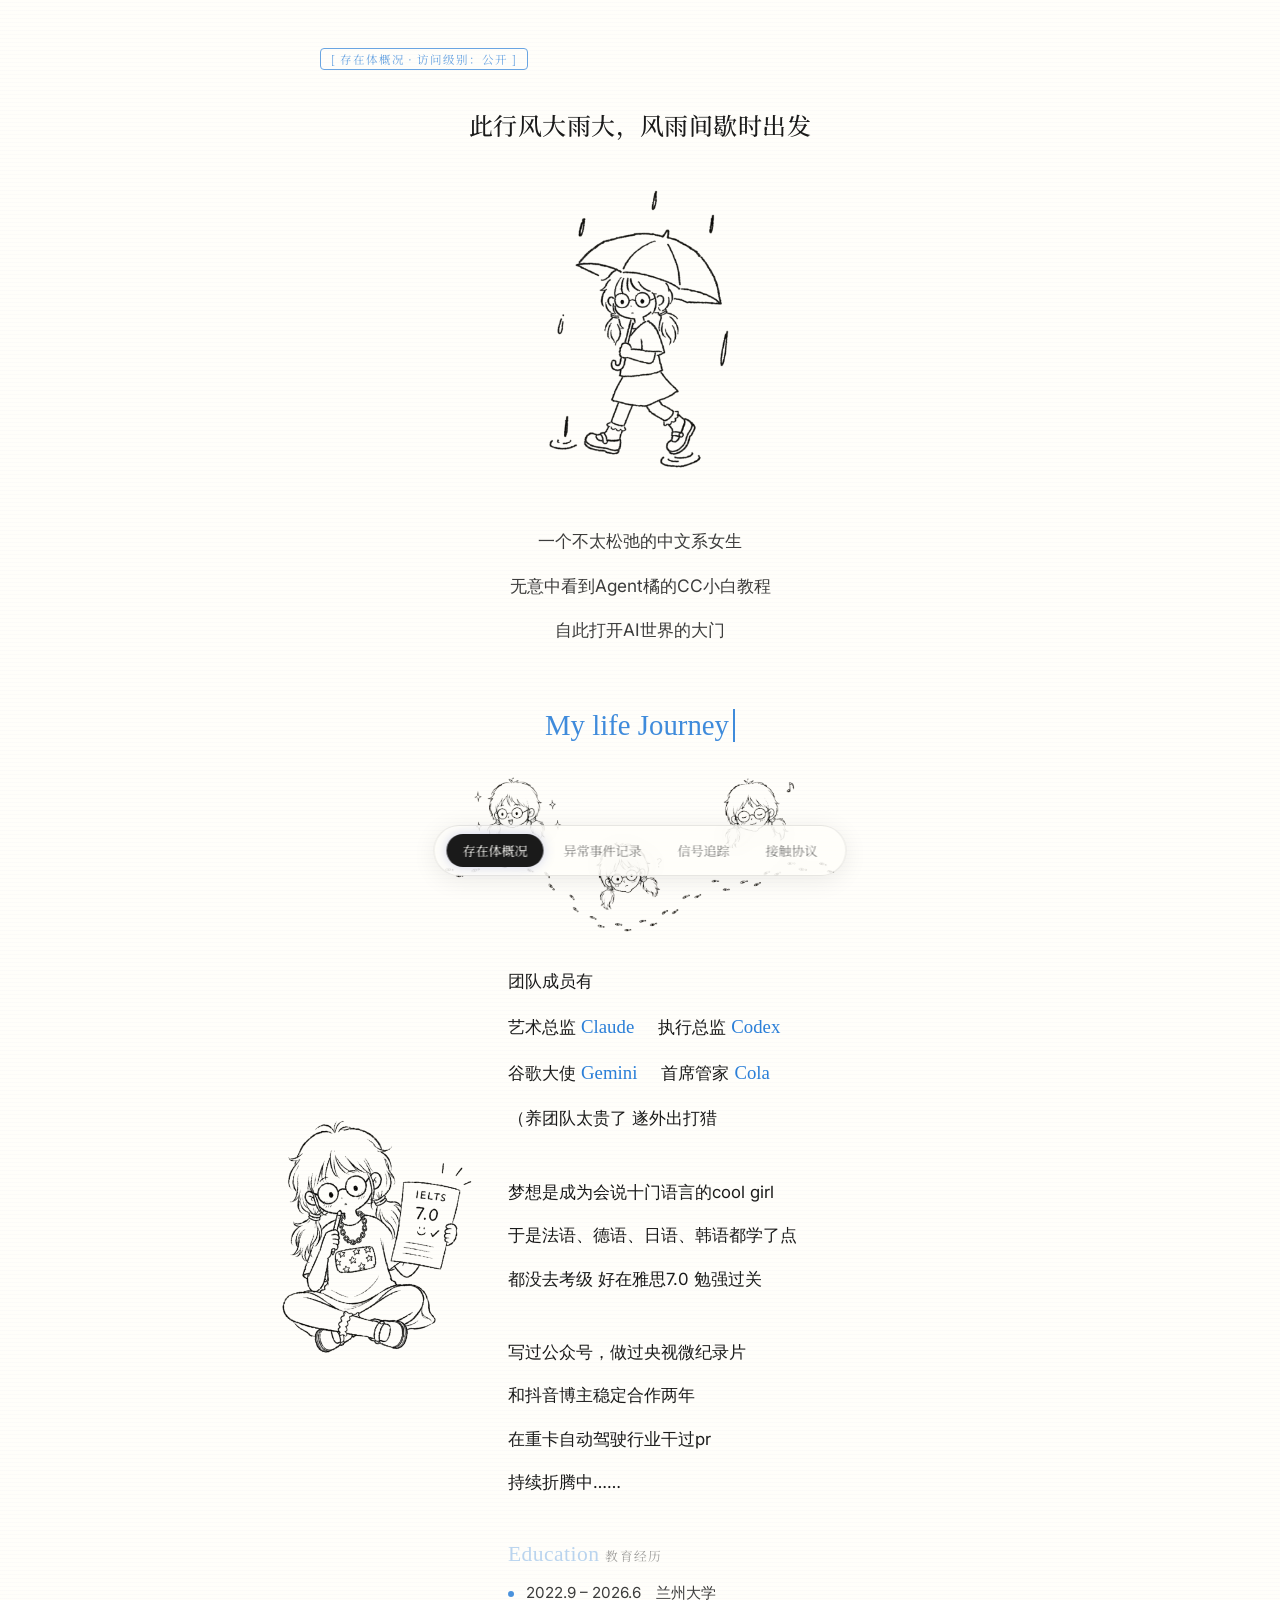
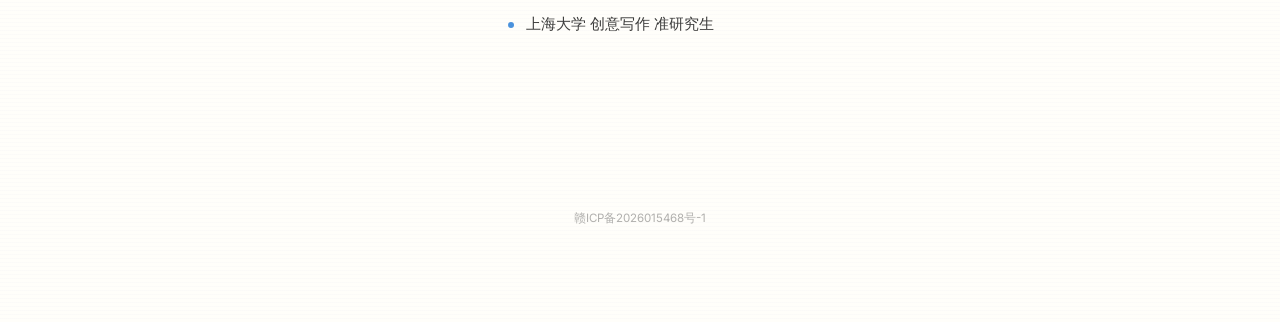
<file: about.html>
<!DOCTYPE html>
<html lang="zh-CN">
<head>
<meta charset="UTF-8">
<meta name="viewport" content="width=device-width, initial-scale=1.0">
<title>存在体概况 — Serena 熙冉</title>
<meta name="description" content="一个不太松弛的中文系女生，在 AI 时代认真生活、记录信号与重新出发。">
<link rel="canonical" href="https://sumohe.com/about.html">
<meta property="og:type" content="website">
<meta property="og:site_name" content="Serena 熙冉">
<meta property="og:title" content="存在体概况 — Serena 熙冉">
<meta property="og:description" content="一个不太松弛的中文系女生，在 AI 时代认真生活、记录信号与重新出发。">
<meta property="og:url" content="https://sumohe.com/about.html">
<meta property="og:image" content="https://sumohe.com/assets/serena-fullbody-720.png">
<meta property="og:image:width" content="487">
<meta property="og:image:height" content="720">
<meta property="og:locale" content="zh_CN">
<meta name="twitter:card" content="summary">
<meta name="twitter:title" content="存在体概况 — Serena 熙冉">
<meta name="twitter:description" content="一个不太松弛的中文系女生，在 AI 时代认真生活、记录信号与重新出发。">
<meta name="twitter:image" content="https://sumohe.com/assets/serena-fullbody-720.png">
<link rel="stylesheet" href="style.css?v=20260711-assetfix">
</head>
<body class="page-about">
<div class="page">

  <main class="content">

    <div class="file-tag">[ 存在体概况 · 访问级别：公开 ]</div>

    <h1 class="about-title">此行风大雨大，风雨间歇时出发</h1>

    <!-- 开篇区块：主插图 + 一句话引子，先给读者一张"地图" -->
    <div class="about-hero">
      <img class="about-hero-illus" src="assets/about-hero.png" alt="Serena 插画">
      <div class="about-hero-intro">
        <p>一个不太松弛的中文系女生</p>
        <p>无意中看到Agent橘的CC小白教程</p>
        <p>自此打开AI世界的大门</p>
      </div>
    </div>

    <h2 class="about-journey-title"><span class="about-journey-text">My life Journey</span></h2>

    <img class="journal-lead-illus" src="assets/alarm-clock.png" alt="闹钟插画">

    <!-- 介绍正文：逐行排版，靠留白呼吸 -->
    <div class="journal">

      <div class="journal-entry journal-entry--text">
        <div class="journal-text">
          <p>团队成员有</p>
          <p class="about-pair"><span>艺术总监 <span class="en-hand">Claude</span></span><span>执行总监 <span class="en-hand">Codex</span></span></p>
          <p class="about-pair"><span>谷歌大使 <span class="en-hand">Gemini</span></span><span>首席管家 <span class="en-hand">Cola</span></span></p>
          <p>（养团队太贵了 遂外出打猎</p>
        </div>
      </div>

      <div class="journal-entry journal-entry--text journal-entry--illus">
        <img class="journal-illus" src="assets/ielts.png" alt="雅思成绩插画">
        <div class="journal-text">
          <p>梦想是成为会说十门语言的cool girl</p>
          <p>于是法语、德语、日语、韩语都学了点</p>
          <p>都没去考级 好在雅思7.0 勉强过关</p>
        </div>
      </div>

      <div class="journal-entry journal-entry--text">
        <div class="journal-text">
          <p>写过公众号，做过央视微纪录片</p>
          <p>和抖音博主稳定合作两年</p>
          <p>在重卡自动驾驶行业干过pr</p>
          <p>持续折腾中……</p>
        </div>
      </div>

    </div>

    <!-- 教育经历 -->
    <div class="about-edu">
      <div class="about-edu-head"><span class="about-edu-head-en">Education</span>教育经历</div>
      <ul class="about-edu-list">
        <li>2022.9 – 2026.6　兰州大学</li>
        <li>上海大学 创意写作 准研究生</li>
      </ul>
    </div>

  </main>

</div>

<footer class="icp-footer">
  <a href="https://beian.miit.gov.cn/" target="_blank" rel="noopener">赣ICP备2026015468号-1</a>
</footer>

<!-- 底部导航 -->
<nav class="bottom-nav">
  
  <a href="about.html" class="active">存在体概况</a>
  <a href="works.html">异常事件记录</a>
  <a href="talks.html">信号追踪</a>
  <a href="contact.html">接触协议</a>
</nav>

</body>
</html>
</file>
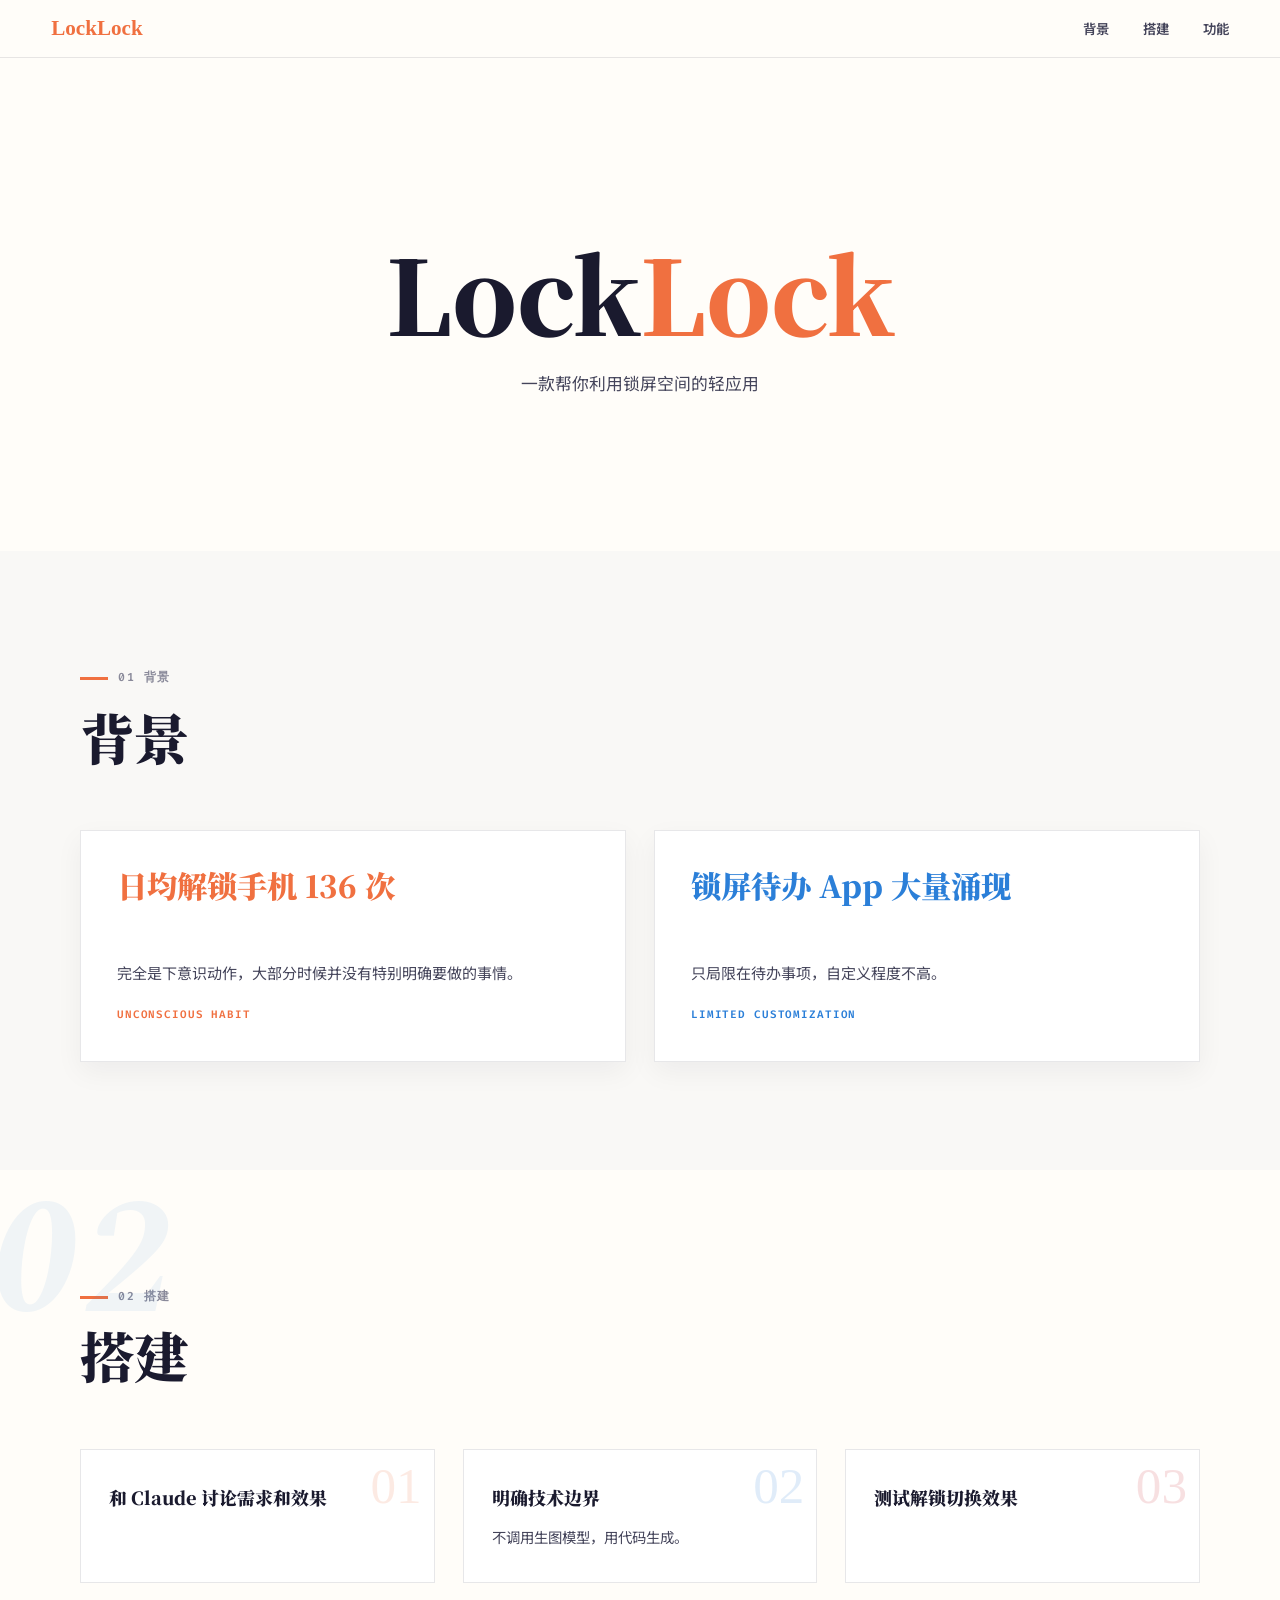
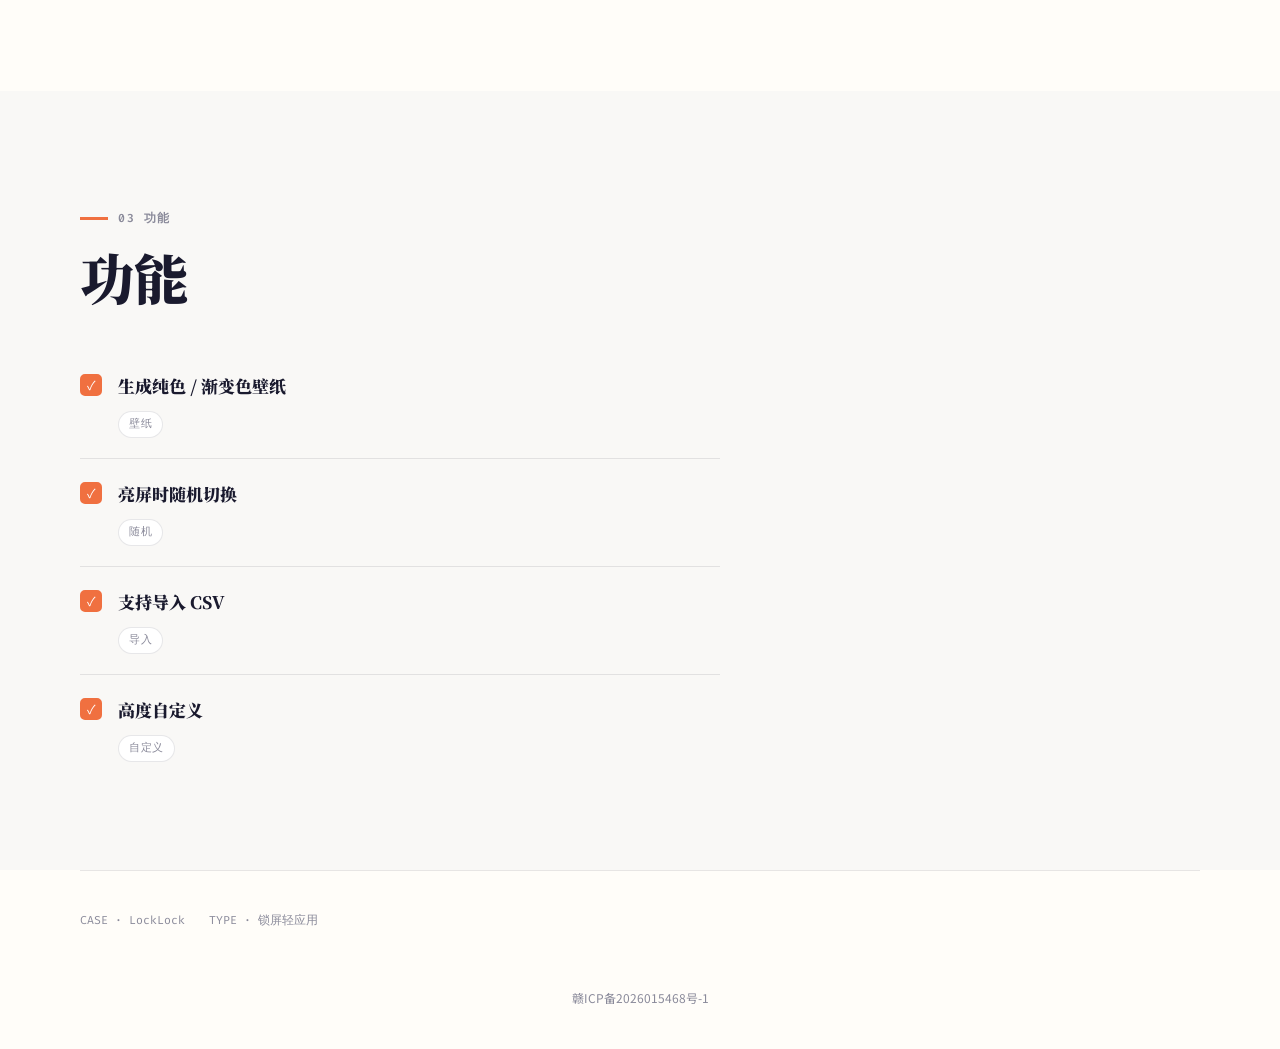
<file: events/locklock.html>
<!DOCTYPE html>
<html lang="zh-CN">
<head>
<meta charset="UTF-8">
<meta name="viewport" content="width=device-width, initial-scale=1.0">
<title>LockLock · Serena</title>
<script>
  if (new URLSearchParams(window.location.search).get('embed') === '1') {
    document.documentElement.classList.add('is-embed');
  }
</script>
<link rel="preconnect" href="https://fonts.googleapis.com">
<link rel="preconnect" href="https://fonts.gstatic.com" crossorigin>
<link href="https://fonts.googleapis.com/css2?family=Spectral:ital,wght@0,400;0,700;1,400;1,600;1,700&family=Schoolbell&family=Noto+Serif+SC:wght@700;900&family=Noto+Sans+SC:wght@400;500;700;900&family=Fira+Code:wght@400;500;600&display=swap" rel="stylesheet">
<style>
  :root {
    --primary: #F07040;
    --accent: #2B7FD8;
    --decor: #CC2936;
    --cream: #FFFDF9;
    --cream-dark: #F9F8F6;
    --ink: #1A1A2E;
    --ink-light: #44445A;
    --ink-faint: #8A8A9A;
    --line: rgba(26, 26, 46, .1);
  }

  *, *::before, *::after { box-sizing: border-box; margin: 0; padding: 0; }

  html { scroll-behavior: smooth; }

  body {
    min-height: 100vh;
    font-family: 'Noto Sans SC', -apple-system, 'PingFang SC', 'Helvetica Neue', sans-serif;
    font-size: 16px;
    line-height: 1.78;
    color: var(--ink);
    background: var(--cream);
    -webkit-font-smoothing: antialiased;
  }

  ::selection { background: var(--accent); color: #fff; }

  .page { position: relative; background: var(--cream); }

  .wrap { width: min(1120px, calc(100% - clamp(36px, 8vw, 96px))); margin: 0 auto; }

  .reveal {
    opacity: 0;
    transform: translateY(24px);
    transition: opacity .7s cubic-bezier(.16,1,.3,1), transform .7s cubic-bezier(.16,1,.3,1);
  }
  .reveal.visible { opacity: 1; transform: none; }
  .reveal-d1 { transition-delay: .1s; }
  .reveal-d2 { transition-delay: .2s; }
  .reveal-d3 { transition-delay: .3s; }

  .eyebrow {
    display: inline-flex;
    align-items: center;
    gap: 10px;
    margin-bottom: 18px;
    font-family: 'Fira Code', monospace;
    font-size: .72rem;
    font-weight: 600;
    letter-spacing: .14em;
    text-transform: uppercase;
    color: var(--ink-faint);
  }
  .eyebrow::before { content: ''; width: 28px; height: 3px; background: var(--primary); }

  .deco-word {
    position: absolute;
    z-index: 0;
    font-family: 'Spectral', serif;
    font-style: italic;
    font-weight: 700;
    font-size: clamp(5rem, 13vw, 10.5rem);
    line-height: .8;
    color: rgba(240, 112, 64, .07);
    pointer-events: none;
    user-select: none;
  }

  /* ===== Nav ===== */
  .nav {
    position: sticky;
    top: 0;
    z-index: 20;
    display: flex;
    align-items: center;
    justify-content: space-between;
    gap: 28px;
    height: 58px;
    padding: 0 clamp(26px, 4vw, 52px);
    background: rgba(255, 253, 249, .88);
    border-bottom: 1px solid var(--line);
    backdrop-filter: blur(12px);
  }
  .logo {
    color: var(--primary);
    font-family: 'Schoolbell', cursive;
    font-size: 1.32rem;
    font-weight: 700;
    line-height: 1;
    text-decoration: none;
    white-space: nowrap;
  }
  .tabs {
    display: flex;
    align-items: center;
    gap: clamp(18px, 3vw, 34px);
    overflow-x: auto;
    scrollbar-width: none;
  }
  .tabs::-webkit-scrollbar { display: none; }
  .tabs a {
    position: relative;
    color: var(--ink-light);
    font-size: .84rem;
    font-weight: 600;
    line-height: 1.2;
    text-decoration: none;
    white-space: nowrap;
    transition: color .2s ease;
  }
  .tabs a::after {
    content: '';
    position: absolute;
    left: 0;
    right: 0;
    bottom: -8px;
    height: 2px;
    border-radius: 999px;
    background: var(--primary);
    transform: scaleX(0);
    transform-origin: left;
    transition: transform .22s ease;
  }
  .tabs a:hover { color: var(--primary); }
  .tabs a:hover::after { transform: scaleX(1); }

  /* ===== Hero: flat bg, centered title, no decoration ===== */
  .hero {
    padding: clamp(130px, 20vh, 224px) 0 clamp(120px, 17vh, 196px);
    text-align: center;
  }
  .hero-title {
    font-family: 'Noto Serif SC', serif;
    font-weight: 900;
    font-size: clamp(3rem, 8vw, 6.4rem);
    line-height: 1.05;
    letter-spacing: -.01em;
    color: var(--ink);
  }
  .hero-title span { color: var(--primary); }
  .hero-tagline {
    margin: 22px auto 0;
    max-width: 26em;
    color: var(--ink-light);
    font-size: 1.05rem;
    line-height: 1.8;
  }

  /* ===== Scene head ===== */
  .section-head { margin-bottom: clamp(36px, 6vw, 64px); }
  .section-head h2 {
    font-family: 'Noto Serif SC', serif;
    font-size: clamp(2.2rem, 5vw, 3.4rem);
    font-weight: 900;
    line-height: 1.1;
  }

  /* ===== 01 背景: magazine-cut cards (component #1A) ===== */
  .scene-01 { background: var(--cream-dark); padding: clamp(90px, 12vh, 150px) 0; }
  .g2 { display: grid; grid-template-columns: repeat(2, 1fr); gap: clamp(20px, 3vw, 28px); }
  .magazine-card {
    padding: clamp(28px, 3vw, 36px);
    background: #fff;
    border: 1px solid var(--line);
    box-shadow: 0 10px 26px rgba(26, 26, 46, .05);
  }
  .magazine-card h3 {
    font-family: 'Noto Serif SC', serif;
    font-size: clamp(1.5rem, 2.6vw, 1.9rem);
    font-weight: 900;
    line-height: 1.24;
    min-height: 2.5em;
    color: var(--mc, var(--ink));
  }
  .magazine-card .desc { margin-top: 16px; color: var(--ink-light); font-size: .94rem; line-height: 1.86; }
  .magazine-card .aux {
    display: block;
    margin-top: 18px;
    font-family: 'Fira Code', monospace;
    font-size: .68rem;
    font-weight: 600;
    letter-spacing: .08em;
    color: var(--mc, var(--primary));
  }

  /* ===== 02 搭建: numbered card grid (component #34) ===== */
  .scene-02 { position: relative; padding: clamp(90px, 12vh, 150px) 0; overflow: hidden; }
  .numgrid { display: grid; grid-template-columns: repeat(3, 1fr); gap: clamp(20px, 2.6vw, 28px); }
  .numgrid-card {
    position: relative;
    overflow: hidden;
    padding: clamp(26px, 3vw, 32px) clamp(22px, 2.6vw, 28px);
    background: #fff;
    border: 1px solid var(--line);
  }
  .numgrid-card::before {
    content: attr(data-num);
    position: absolute;
    top: -10px;
    right: 12px;
    font-family: 'Schoolbell', cursive;
    font-size: 3.2rem;
    color: var(--nc, var(--primary));
    opacity: .14;
  }
  .numgrid-card h4 {
    position: relative;
    font-family: 'Noto Serif SC', serif;
    font-size: 1.12rem;
    font-weight: 900;
    color: var(--ink);
  }
  .numgrid-card p { position: relative; margin-top: 10px; color: var(--ink-light); font-size: .9rem; line-height: 1.82; }

  /* ===== 03 功能: interactive checklist (component #35) ===== */
  .scene-03 { background: var(--cream-dark); padding: clamp(90px, 12vh, 150px) 0; }
  .checklist { max-width: 640px; }
  .cl-item {
    display: flex;
    align-items: flex-start;
    gap: 16px;
    padding: 20px 0;
    border-bottom: 1px solid var(--line);
  }
  .cl-item:first-child { padding-top: 0; }
  .cl-item:last-child { border-bottom: none; padding-bottom: 0; }
  .cl-chk {
    flex-shrink: 0;
    width: 22px;
    height: 22px;
    margin-top: 3px;
    border: 2px solid var(--primary);
    border-radius: 5px;
    cursor: pointer;
    transition: all .2s ease;
    display: flex;
    align-items: center;
    justify-content: center;
  }
  .cl-chk.checked { background: var(--primary); border-color: var(--primary); }
  .cl-chk.checked::after { content: '\2713'; color: #fff; font-size: .78rem; }
  .cl-content h4 { font-family: 'Noto Serif SC', serif; font-size: 1.06rem; font-weight: 900; }
  .cl-content p { margin-top: 6px; color: var(--ink-light); font-size: .9rem; line-height: 1.8; }
  .cl-tag {
    display: inline-block;
    margin-top: 10px;
    padding: 3px 10px;
    border-radius: 999px;
    background: #fff;
    border: 1px solid var(--line);
    color: var(--ink-faint);
    font-family: 'Fira Code', monospace;
    font-size: .66rem;
    letter-spacing: .06em;
  }

  .filefoot {
    display: flex;
    flex-wrap: wrap;
    gap: 8px 24px;
    padding: 40px 0 56px;
    border-top: 1px solid var(--line);
    font-family: 'Fira Code', monospace;
    color: var(--ink-faint);
    font-size: .72rem;
  }
  .icp-footer {
    padding: 0 clamp(20px, 5vw, 48px) 40px;
    text-align: center;
    font-size: .75rem;
    color: var(--ink-faint);
  }
  .icp-footer a { text-decoration: none; color: inherit; }
  .icp-footer a:hover { color: var(--primary); text-decoration: underline; }

  /* ===== Embed (iframe inside works.html) ===== */
  html.is-embed body { overflow-x: hidden; }
  html.is-embed .nav { padding: 0 16px; height: 50px; gap: 14px; }
  html.is-embed .logo { font-size: 1.05rem; }
  html.is-embed .tabs { gap: 14px; }
  html.is-embed .tabs a { font-size: .76rem; }
  html.is-embed .wrap { width: min(660px, calc(100% - 40px)); }
  html.is-embed .hero { padding: 56px 0 60px; }
  html.is-embed .hero-title { font-size: clamp(2.2rem, 8vw, 3.4rem); }
  html.is-embed .scene-01, html.is-embed .scene-02, html.is-embed .scene-03 { padding: 60px 0; }
  html.is-embed .g2 { grid-template-columns: 1fr; }
  html.is-embed .numgrid { grid-template-columns: 1fr; }
  html.is-embed .section-head { margin-bottom: 32px; }
  html.is-embed .section-head h2 { font-size: clamp(1.9rem, 5vw, 2.6rem); }

  @media (max-width: 900px) {
    .g2 { grid-template-columns: 1fr; }
    .numgrid { grid-template-columns: 1fr; }
  }

  @media (max-width: 600px) {
    body { font-size: 15px; }
    .wrap { width: min(100% - 34px, 430px); }
    .nav { padding: 0 16px; gap: 16px; }
    .logo { font-size: 1.1rem; }
    .tabs { gap: 16px; }
    .tabs a { font-size: .78rem; }
    .hero-title { font-size: clamp(2.3rem, 11vw, 3.4rem); }
  }

  @media (prefers-reduced-motion: reduce) {
    html { scroll-behavior: auto; }
    .reveal { opacity: 1; transform: none; transition: none; }
  }
</style>
</head>
<body>
<div class="page">

  <nav class="nav" aria-label="Primary">
    <a class="logo" href="#hero">LockLock</a>
    <div class="tabs" role="list">
      <a href="#scene-01" role="listitem">背景</a>
      <a href="#scene-02" role="listitem">搭建</a>
      <a href="#scene-03" role="listitem">功能</a>
    </div>
  </nav>

  <section class="hero" id="hero">
    <div class="wrap">
      <div class="reveal">
        <h1 class="hero-title">Lock<span>Lock</span></h1>
        <p class="hero-tagline">一款帮你利用锁屏空间的轻应用</p>
      </div>
    </div>
  </section>

  <section class="scene-01" id="scene-01">
    <div class="wrap">
      <div class="section-head reveal">
        <span class="eyebrow">01 背景</span>
        <h2>背景</h2>
      </div>
      <div class="g2">
        <div class="magazine-card reveal" style="--mc:var(--primary)">
          <h3>日均解锁手机 136 次</h3>
          <p class="desc">完全是下意识动作，大部分时候并没有特别明确要做的事情。</p>
          <span class="aux">UNCONSCIOUS HABIT</span>
        </div>
        <div class="magazine-card reveal reveal-d1" style="--mc:var(--accent)">
          <h3>锁屏待办 App 大量涌现</h3>
          <p class="desc">只局限在待办事项，自定义程度不高。</p>
          <span class="aux">LIMITED CUSTOMIZATION</span>
        </div>
      </div>
    </div>
  </section>

  <section class="scene-02" id="scene-02">
    <span class="deco-word" style="left:-.06em; top:.15em; color:rgba(43,127,216,.07)">02</span>
    <div class="wrap">
      <div class="section-head reveal">
        <span class="eyebrow">02 搭建</span>
        <h2>搭建</h2>
      </div>
      <div class="numgrid">
        <div class="numgrid-card reveal" data-num="01" style="--nc:var(--primary)">
          <h4>和 Claude 讨论需求和效果</h4>
        </div>
        <div class="numgrid-card reveal reveal-d1" data-num="02" style="--nc:var(--accent)">
          <h4>明确技术边界</h4>
          <p>不调用生图模型，用代码生成。</p>
        </div>
        <div class="numgrid-card reveal reveal-d2" data-num="03" style="--nc:var(--decor)">
          <h4>测试解锁切换效果</h4>
        </div>
      </div>
    </div>
  </section>

  <section class="scene-03" id="scene-03">
    <div class="wrap">
      <div class="section-head reveal">
        <span class="eyebrow">03 功能</span>
        <h2>功能</h2>
      </div>
      <div class="checklist reveal">
        <div class="cl-item">
          <div class="cl-chk checked"></div>
          <div class="cl-content">
            <h4>生成纯色 / 渐变色壁纸</h4>
            <span class="cl-tag">壁纸</span>
          </div>
        </div>
        <div class="cl-item">
          <div class="cl-chk checked"></div>
          <div class="cl-content">
            <h4>亮屏时随机切换</h4>
            <span class="cl-tag">随机</span>
          </div>
        </div>
        <div class="cl-item">
          <div class="cl-chk checked"></div>
          <div class="cl-content">
            <h4>支持导入 CSV</h4>
            <span class="cl-tag">导入</span>
          </div>
        </div>
        <div class="cl-item">
          <div class="cl-chk checked"></div>
          <div class="cl-content">
            <h4>高度自定义</h4>
            <span class="cl-tag">自定义</span>
          </div>
        </div>
      </div>
    </div>
  </section>

  <div class="wrap filefoot">
    <span>CASE · LockLock</span>
    <span>TYPE · 锁屏轻应用</span>
  </div>

  <footer class="icp-footer">
    <a href="https://beian.miit.gov.cn/" target="_blank" rel="noopener">赣ICP备2026015468号-1</a>
  </footer>

</div>

<script>
  const observer = new IntersectionObserver((entries) => {
    entries.forEach(entry => {
      if (entry.isIntersecting) {
        entry.target.classList.add('visible');
        observer.unobserve(entry.target);
      }
    });
  }, { threshold: 0.12 });
  document.querySelectorAll('.reveal').forEach(el => observer.observe(el));

  document.querySelectorAll('.cl-chk').forEach(el => {
    el.addEventListener('click', () => el.classList.toggle('checked'));
  });
</script>
</body>
</html>
</file>
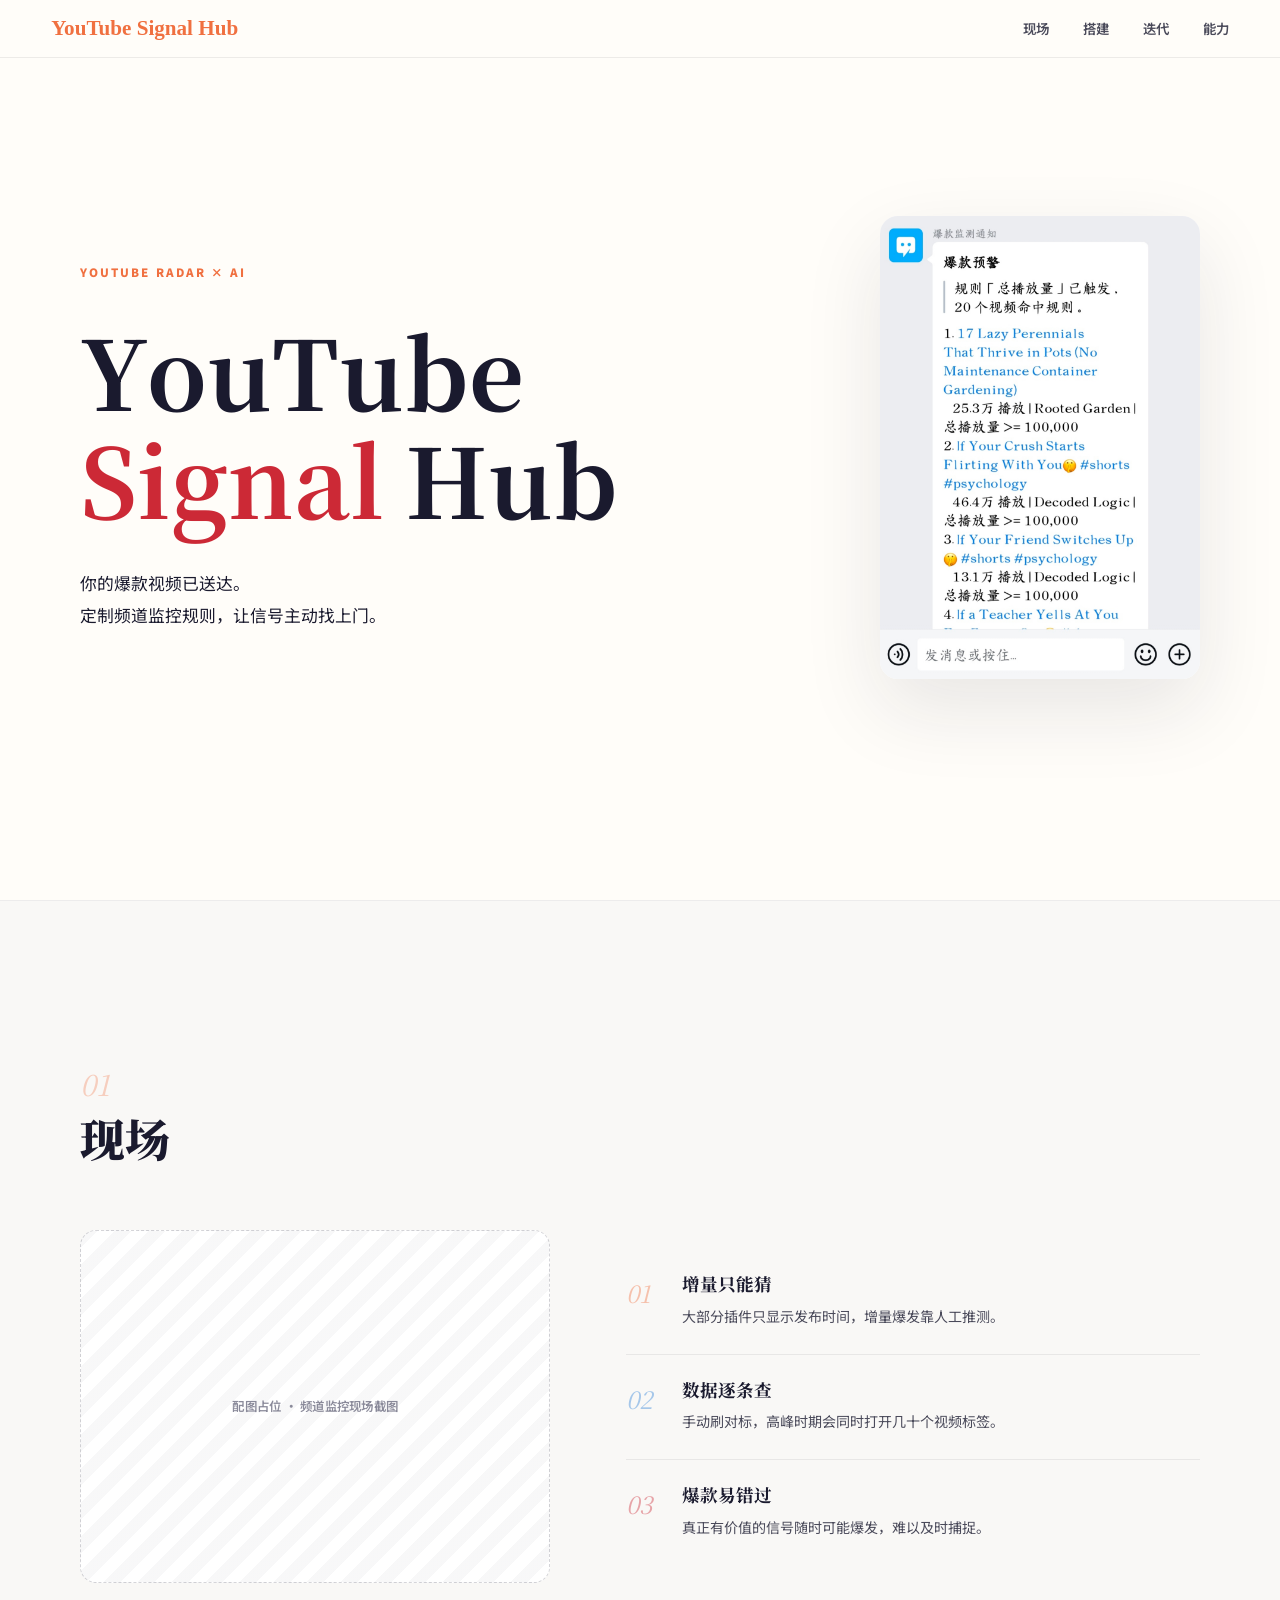
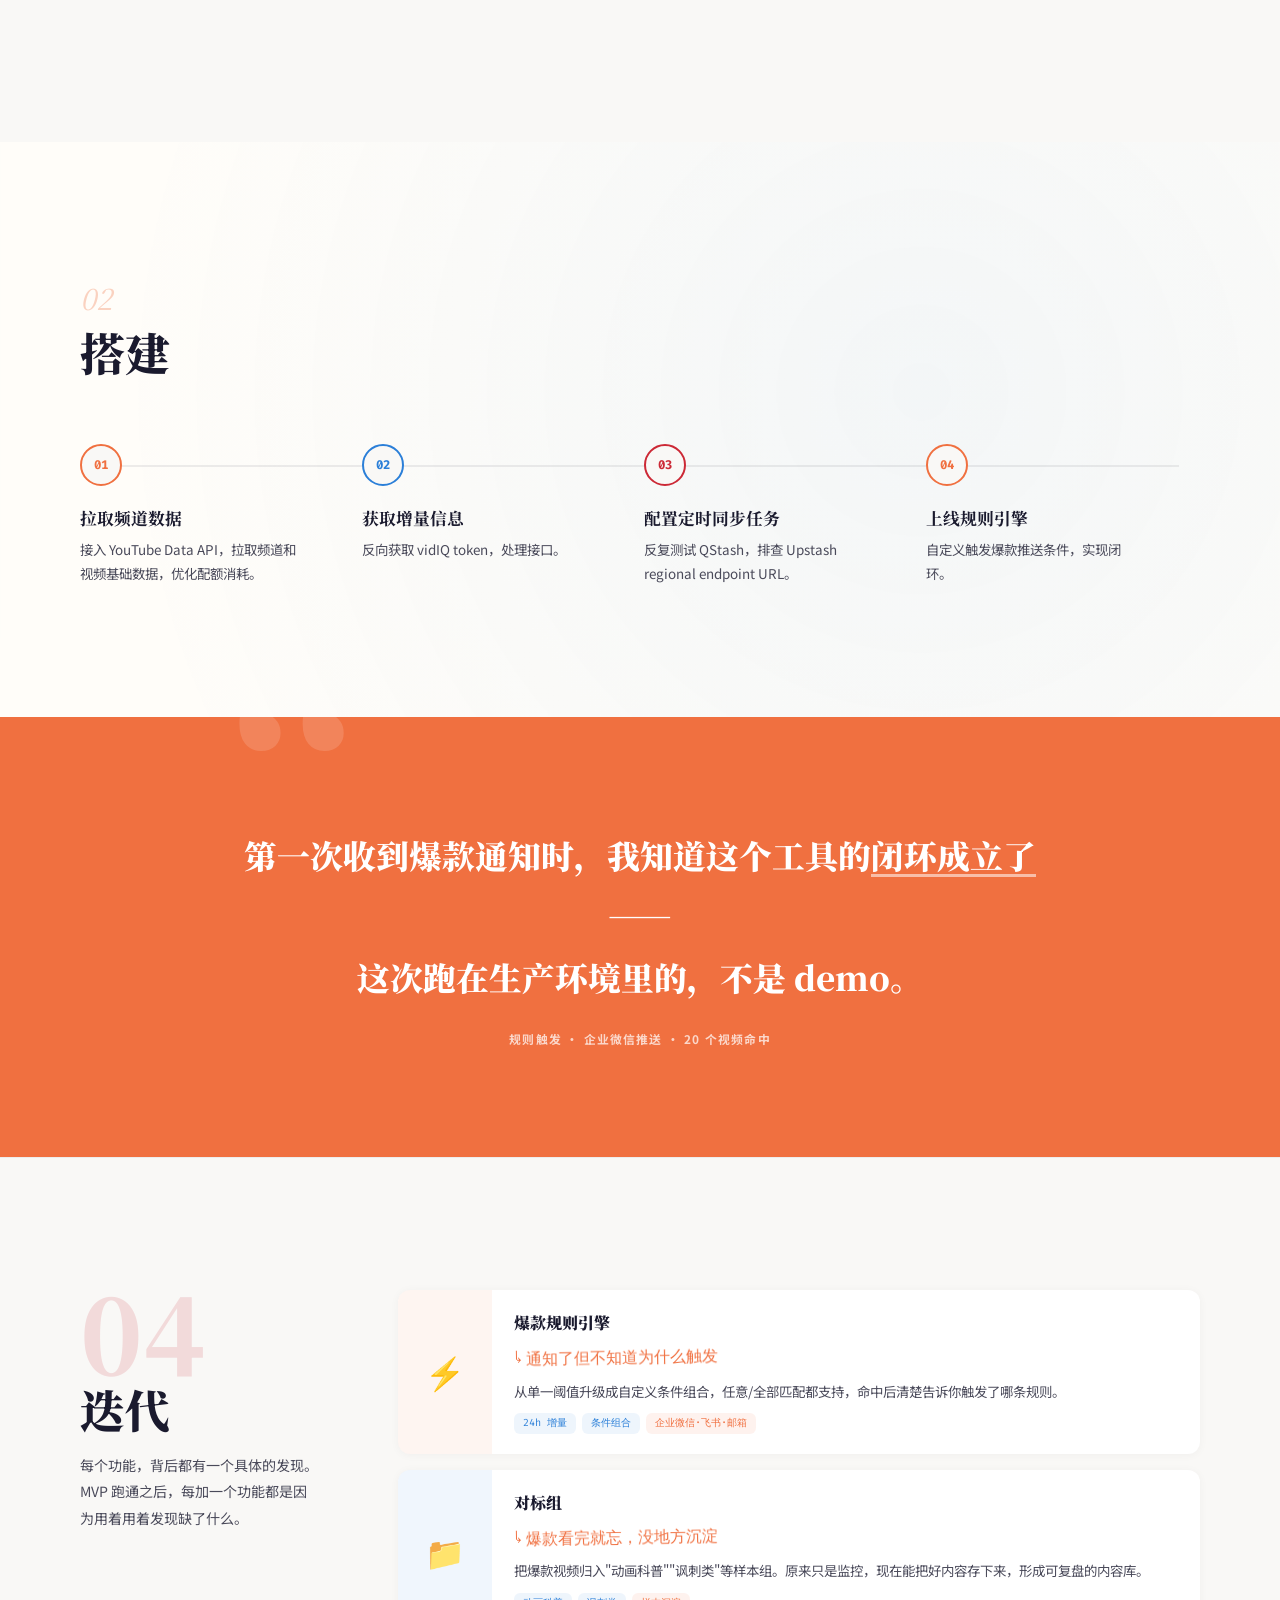
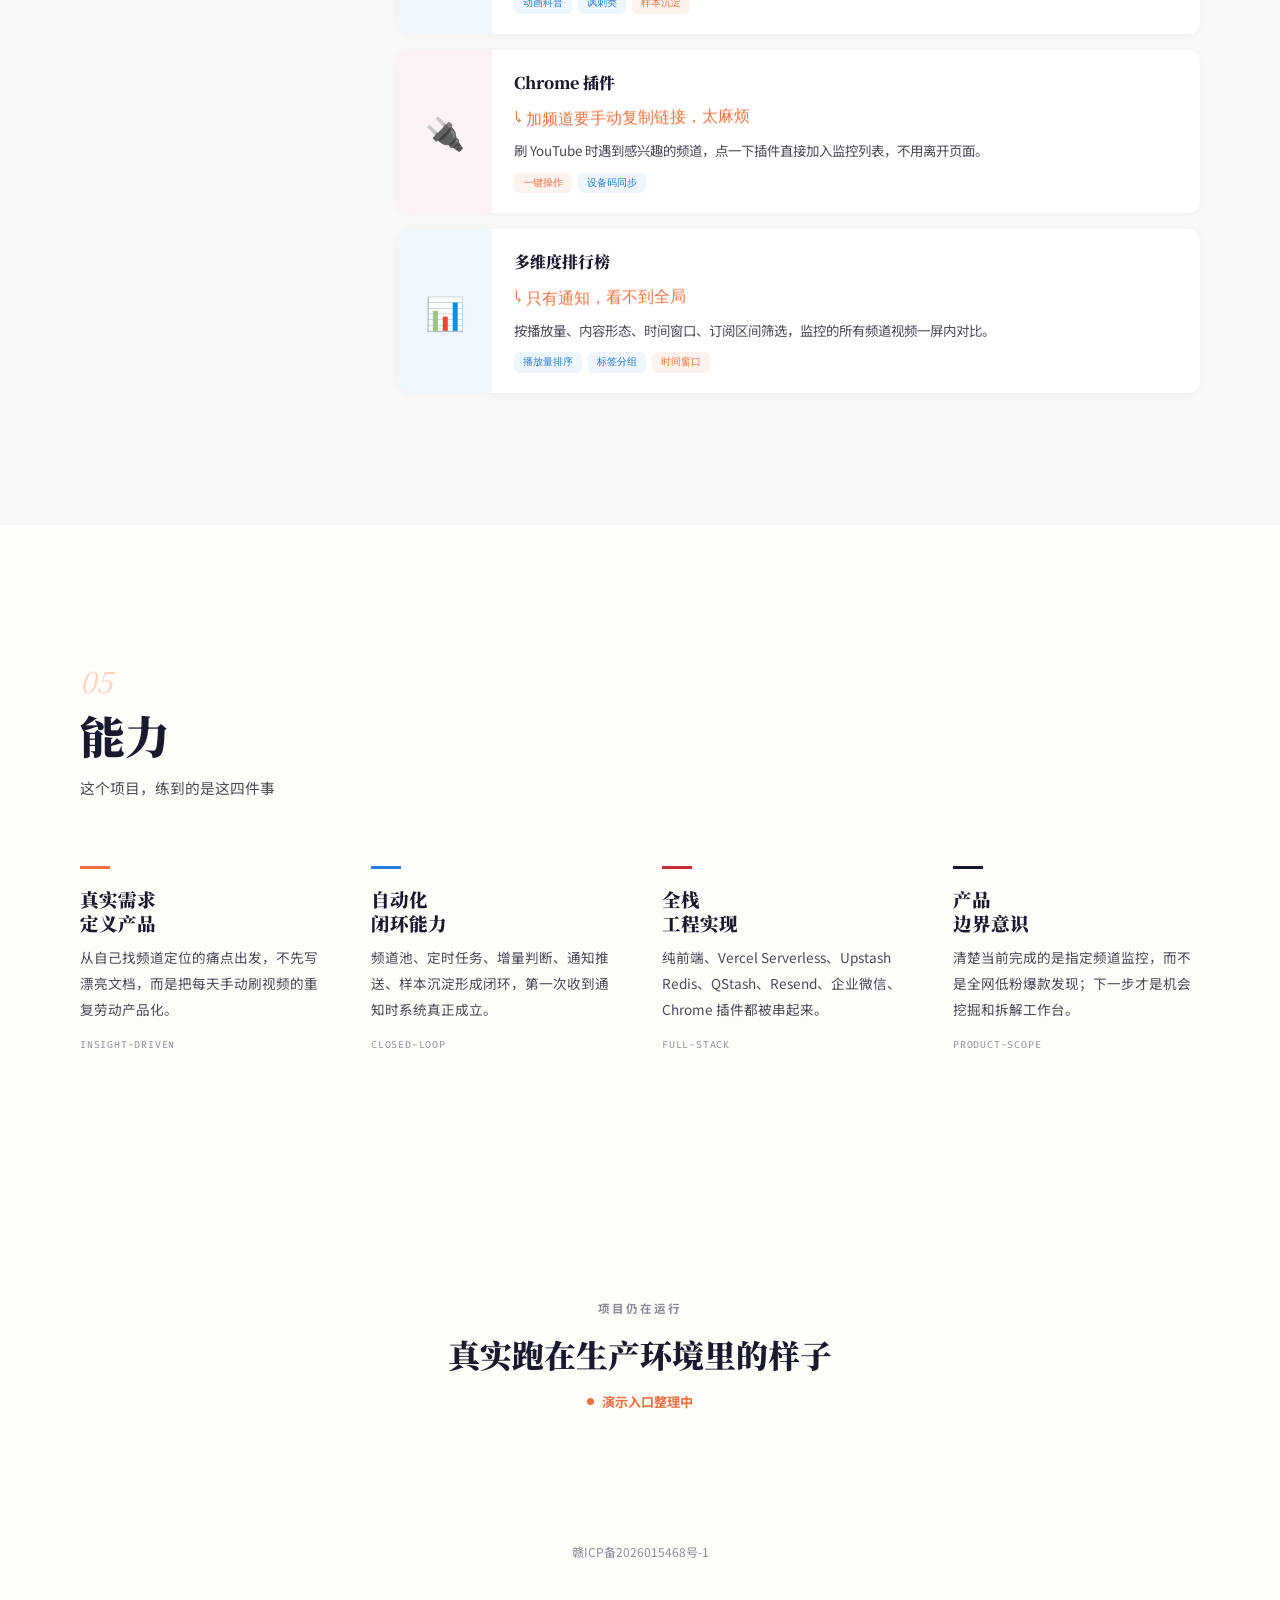
<file: events/youtube-signal-hub.html>
<!DOCTYPE html>
<html lang="zh-CN">
<head>
<meta charset="UTF-8">
<meta name="viewport" content="width=device-width, initial-scale=1.0">
<title>YouTube Signal Hub · Serena</title>
<link rel="preconnect" href="https://fonts.googleapis.com">
<link rel="preconnect" href="https://fonts.gstatic.com" crossorigin>
<link href="https://fonts.googleapis.com/css2?family=Fraunces:ital,opsz,wght@0,9..144,400;0,9..144,700;0,9..144,900&family=Noto+Sans+SC:wght@300;400;500;700;900&family=Noto+Serif+SC:wght@400;500;700;900&family=Schoolbell&family=Fira+Code:wght@400;500;600&display=swap" rel="stylesheet">
<style>
  :root {
    --primary: #F07040;
    --accent: #2B7FD8;
    --decor: #CC2936;
    --cream: #FFFDF9;
    --cream-dark: #F9F8F6;
    --ink: #1A1A2E;
    --ink-light: #4A4A5A;
    --ink-faint: #8A8A9A;
    --line: rgba(26, 26, 46, .08);
  }

  *, *::before, *::after { box-sizing: border-box; margin: 0; padding: 0; }

  html { scroll-behavior: smooth; }

  body {
    min-height: 100vh;
    font-family: 'Noto Sans SC', -apple-system, 'PingFang SC', 'Helvetica Neue', sans-serif;
    color: var(--ink);
    background: var(--cream);
    line-height: 1.65;
    -webkit-font-smoothing: antialiased;
  }

  ::selection { background: rgba(240,112,64,.18); color: var(--ink); }

  img { display: block; max-width: 100%; }

  .page {
    min-height: 100vh;
    background:
      radial-gradient(circle at 72% 42%, rgba(43,127,216,.055), transparent 28%),
      var(--cream);
  }

  .nav {
    position: sticky;
    top: 0;
    z-index: 20;
    display: flex;
    align-items: center;
    justify-content: space-between;
    gap: 28px;
    height: 58px;
    padding: 0 clamp(26px, 4vw, 52px);
    background: rgba(255,253,249,.88);
    border-bottom: 1px solid var(--line);
    backdrop-filter: blur(12px);
  }

  .logo {
    color: var(--primary);
    font-family: 'Schoolbell', cursive;
    font-size: 1.32rem;
    font-weight: 700;
    line-height: 1;
    text-decoration: none;
    white-space: nowrap;
  }

  .tabs {
    display: flex;
    align-items: center;
    gap: clamp(18px, 3vw, 34px);
    overflow-x: auto;
    scrollbar-width: none;
  }

  .tabs::-webkit-scrollbar { display: none; }

  .tabs a {
    position: relative;
    color: var(--ink-light);
    font-size: .84rem;
    font-weight: 600;
    line-height: 1.2;
    text-decoration: none;
    white-space: nowrap;
    transition: color .2s ease;
  }

  .tabs a::after {
    content: '';
    position: absolute;
    left: 0;
    right: 0;
    bottom: -8px;
    height: 2px;
    border-radius: 999px;
    background: var(--primary);
    transform: scaleX(0);
    transform-origin: left;
    transition: transform .22s ease;
  }

  .tabs a:hover { color: var(--primary); }
  .tabs a:hover::after { transform: scaleX(1); }

  .hero {
    display: grid;
    grid-template-columns: minmax(0, 1.05fr) minmax(320px, .72fr);
    align-items: center;
    gap: clamp(52px, 7vw, 108px);
    width: min(1120px, calc(100% - 64px));
    min-height: calc(100svh - 58px);
    margin: 0 auto;
    padding: clamp(50px, 7vh, 84px) 0 clamp(110px, 14vh, 150px);
  }

  .eyebrow {
    margin-bottom: clamp(24px, 4vw, 36px);
    color: var(--primary);
    font-size: .72rem;
    font-weight: 900;
    letter-spacing: .18em;
    text-transform: uppercase;
  }

  .kinetic-title {
    display: flex;
    flex-wrap: wrap;
    align-items: baseline;
    column-gap: .22em;
    row-gap: .05em;
    margin-bottom: clamp(24px, 4vw, 38px);
    color: var(--ink);
    font-family: 'Noto Serif SC', serif;
    font-size: clamp(3rem, 7.8vw, 6rem);
    line-height: 1.08;
    letter-spacing: 0;
  }

  .kinetic-title .word { display: inline-flex; white-space: nowrap; }
  .kinetic-title .word:first-child { flex-basis: 100%; }
  .kinetic-title .word-signal { color: var(--decor); }

  .kinetic-title .char {
    display: inline-block;
    font-weight: 700;
    transition: font-weight .4s, color .4s, padding .4s;
    cursor: default;
  }

  .kinetic-title .char:hover,
  .kinetic-title .char.active {
    color: var(--primary);
    font-weight: 900;
    padding-inline: .06em;
  }

  .kinetic-title .word-signal .char:hover,
  .kinetic-title .word-signal .char.active { color: var(--decor); }

  .subtitle {
    max-width: 610px;
    color: var(--ink);
    font-family: 'Noto Sans SC', -apple-system, 'PingFang SC', sans-serif;
    font-size: 1.05rem;
    font-weight: 400;
    line-height: 1.9;
  }

  .visual { position: relative; justify-self: end; width: min(320px, 100%); }

  .shot {
    position: relative;
    overflow: hidden;
    border-radius: 18px;
    background: #fff;
    box-shadow: 0 30px 80px rgba(26,26,46,.1);
  }

  .shot img {
    width: 100%;
    aspect-ratio: 1076 / 1556;
    object-fit: cover;
    object-position: center top;
  }

  .scene {
    display: flex;
    align-items: center;
    min-height: calc(100svh - 58px);
    scroll-margin-top: 58px;
    background: var(--cream-dark);
    border-top: 1px solid rgba(26,26,46,.05);
    padding: clamp(78px, 11vw, 132px) 0;
  }

  .scene--plain {
    background: transparent;
    border-top: none;
    min-height: auto;
  }

  .scene-inner { width: min(1120px, calc(100% - 64px)); margin: 0 auto; }

  .section-header { margin-bottom: clamp(40px, 6vw, 66px); }

  .section-number {
    display: block;
    margin-bottom: .2rem;
    color: var(--primary);
    font-family: 'Noto Serif SC', serif;
    font-size: 1.8rem;
    font-style: italic;
    opacity: .3;
  }

  .section-title {
    font-family: 'Noto Serif SC', serif;
    font-weight: 900;
    font-size: clamp(2rem, 4vw, 2.8rem);
    line-height: 1.2;
    letter-spacing: 0;
  }

  .section-sub {
    margin-top: 14px;
    color: var(--ink-light);
    font-size: .92rem;
  }

  /* === 01 现场: image + plain-text pain list === */
  .scene-layout {
    display: grid;
    grid-template-columns: minmax(240px, .82fr) 1fr;
    gap: clamp(40px, 6vw, 76px);
    align-items: center;
  }

  .ph-frame {
    display: flex;
    align-items: center;
    justify-content: center;
    aspect-ratio: 4 / 3;
    border-radius: 16px;
    border: 1.5px dashed rgba(26,26,46,.18);
    background:
      repeating-linear-gradient(135deg, rgba(26,26,46,.03) 0 12px, transparent 12px 24px),
      #fff;
    text-align: center;
    padding: 24px;
  }

  .ph-label {
    color: var(--ink-faint);
    font-size: .78rem;
    font-weight: 600;
    letter-spacing: .02em;
  }

  .pain-list { display: flex; flex-direction: column; }

  .pain-item {
    display: grid;
    grid-template-columns: 52px 1fr;
    gap: 4px;
    padding: 24px 0;
    border-top: 1px solid var(--line);
  }

  .pain-item:first-child { border-top: none; padding-top: 0; }
  .pain-item:last-child { padding-bottom: 0; }

  .pain-num {
    color: var(--primary);
    font-family: 'Noto Serif SC', serif;
    font-style: italic;
    font-size: 1.5rem;
    opacity: .4;
  }

  .pain-item:nth-child(2) .pain-num { color: var(--accent); }
  .pain-item:nth-child(3) .pain-num { color: var(--decor); }

  .pain-copy h3 {
    margin-bottom: 8px;
    color: var(--ink);
    font-family: 'Noto Serif SC', serif;
    font-size: 1.1rem;
    font-weight: 700;
    line-height: 1.3;
  }

  .pain-copy p { color: var(--ink-light); font-size: .88rem; line-height: 1.8; }

  /* === 02 搭建: timeline === */
  .timeline {
    position: relative;
    display: flex;
    gap: 8px;
  }

  .timeline::before {
    content: '';
    position: absolute;
    top: 21px;
    left: 21px;
    right: 21px;
    height: 2px;
    background: var(--line);
  }

  .tl-step { position: relative; z-index: 1; flex: 1; padding-right: 8px; }

  .tl-dot {
    display: grid;
    place-items: center;
    width: 42px;
    height: 42px;
    margin-bottom: 22px;
    border-radius: 50%;
    border: 2px solid var(--dc, var(--primary));
    background: var(--cream-dark);
    color: var(--dc, var(--primary));
    font-family: 'Fira Code', monospace;
    font-size: .78rem;
    font-weight: 700;
  }

  .tl-step h3 {
    margin-bottom: 8px;
    color: var(--ink);
    font-family: 'Noto Serif SC', serif;
    font-size: 1.05rem;
    font-weight: 700;
    line-height: 1.3;
  }

  .tl-step p { max-width: 220px; color: var(--ink-light); font-size: .84rem; line-height: 1.75; }

  /* === Quote band === */
  .quote-band {
    position: relative;
    overflow: hidden;
    background: var(--primary);
    color: #fff;
    padding: clamp(80px, 12vh, 144px) 0;
  }

  .quote-band::before {
    content: '\201C';
    position: absolute;
    top: -76px;
    left: clamp(8px, 6vw, 64px);
    font-family: 'Noto Serif SC', serif;
    font-size: clamp(11rem, 24vw, 20rem);
    line-height: 1;
    opacity: .14;
    pointer-events: none;
  }

  .quote-inner {
    position: relative;
    max-width: 820px;
    margin: 0 auto;
    width: min(100%, calc(100% - 48px));
    text-align: center;
  }

  .quote-inner p {
    font-family: 'Noto Serif SC', serif;
    font-weight: 900;
    font-size: clamp(1.3rem, 3vw, 2.05rem);
    line-height: 1.85;
  }

  .quote-inner .hl {
    text-decoration: underline;
    text-underline-offset: 5px;
    text-decoration-color: rgba(255,255,255,.55);
  }

  .quote-meta {
    display: block;
    margin-top: 22px;
    font-size: .74rem;
    font-weight: 700;
    letter-spacing: .1em;
    text-transform: uppercase;
    color: rgba(255,255,255,.72);
  }

  /* === 04 迭代 === */
  .evolve-layout {
    display: grid;
    grid-template-columns: minmax(200px, .3fr) 1fr;
    gap: clamp(36px, 6vw, 78px);
    align-items: start;
  }

  .evolve-aside { position: sticky; top: 96px; }

  .evolve-aside .ghost {
    display: block;
    font-family: 'Noto Serif SC', serif;
    font-size: clamp(4rem, 8vw, 6.4rem);
    font-weight: 900;
    color: var(--decor);
    opacity: .14;
    line-height: .8;
    margin-bottom: 10px;
  }

  .evolve-aside h2 {
    font-family: 'Noto Serif SC', serif;
    font-weight: 900;
    font-size: clamp(2rem, 4vw, 2.8rem);
    line-height: 1.2;
    margin-bottom: 16px;
  }

  .evolve-aside p { color: var(--ink-light); font-size: .88rem; line-height: 1.9; }

  .icon-list { display: grid; gap: 16px; }

  .icon-card {
    display: grid;
    grid-template-columns: 94px 1fr;
    align-items: stretch;
    background: #fff;
    border-radius: 12px;
    overflow: hidden;
    box-shadow: 0 1px 10px rgba(0,0,0,.04);
  }

  .icon-card .ia {
    display: grid;
    place-items: center;
    font-size: 2rem;
    background: rgba(240,112,64,.07);
  }

  .icon-card:nth-child(2) .ia { background: rgba(43,127,216,.07); }
  .icon-card:nth-child(3) .ia { background: rgba(204,41,54,.06); }
  .icon-card:nth-child(4) .ia { background: rgba(43,127,216,.07); }

  .icon-card .ic { padding: 20px 22px; }

  .icon-card h3 {
    font-family: 'Noto Serif SC', serif;
    font-size: 1rem;
    font-weight: 900;
    margin-bottom: 7px;
  }

  .icon-card .why {
    display: inline-block;
    margin-bottom: 7px;
    font-family: 'Schoolbell', cursive;
    color: var(--primary);
    font-size: 1rem;
    transform: rotate(-1deg);
  }

  .icon-card p { color: var(--ink-light); font-size: .84rem; line-height: 1.8; }

  .chips { display: flex; flex-wrap: wrap; gap: 6px; margin-top: 10px; }

  .chip {
    padding: 2px 9px;
    border-radius: 6px;
    background: rgba(43,127,216,.08);
    color: var(--accent);
    font-family: 'Fira Code', monospace;
    font-size: .64rem;
  }

  .chip.primary { background: rgba(240,112,64,.09); color: var(--primary); }

  /* === 05 · chair-typo #10E === */
  .chair-grid {
    display: grid;
    grid-template-columns: repeat(4, minmax(0, 1fr));
    gap: 44px;
  }

  .chair-typo .dv { width: 30px; height: 3px; margin-bottom: 18px; }

  .chair-typo h3 {
    font-family: 'Noto Serif SC', serif;
    font-size: 1.16rem;
    font-weight: 900;
    margin-bottom: 10px;
    line-height: 1.3;
  }

  .chair-typo p { color: var(--ink-light); font-size: .85rem; line-height: 1.9; }

  .chair-typo .mt {
    display: block;
    margin-top: 14px;
    font-family: 'Fira Code', monospace;
    font-size: .62rem;
    color: var(--ink-faint);
    text-transform: uppercase;
    letter-spacing: .08em;
  }

  /* === CTA band (unnumbered) === */
  .cta {
    padding: clamp(70px, 10vw, 108px) 0 clamp(90px, 12vw, 130px);
    text-align: center;
  }

  .cta-note {
    display: inline-flex;
    flex-direction: column;
    align-items: center;
    gap: 10px;
    color: inherit;
  }

  .cta-kicker {
    color: var(--ink-faint);
    font-size: .72rem;
    font-weight: 700;
    letter-spacing: .18em;
    text-transform: uppercase;
  }

  .cta-title {
    display: inline-flex;
    align-items: center;
    gap: 12px;
    color: var(--ink);
    font-family: 'Noto Serif SC', serif;
    font-weight: 900;
    font-size: clamp(1.4rem, 3vw, 2rem);
    transition: color .2s ease;
  }

  .cta-status {
    display: inline-flex;
    align-items: center;
    gap: 8px;
    color: var(--primary);
    font-size: .82rem;
    font-weight: 700;
  }

  .cta-status::before {
    content: '';
    width: 7px;
    height: 7px;
    border-radius: 50%;
    background: currentColor;
  }

  .icp-footer {
    padding: 0 clamp(20px,5vw,48px) 40px;
    text-align: center;
    font-size: .75rem;
    color: var(--ink-faint);
  }

  .icp-footer a { color: inherit; text-decoration: none; }
  .icp-footer a:hover { color: var(--primary); text-decoration: underline; }

  @media (prefers-reduced-motion: reduce) {
    html { scroll-behavior: auto; }
    *, *::before, *::after {
      animation-duration: .001ms !important;
      animation-iteration-count: 1 !important;
      transition-duration: .001ms !important;
    }
  }

  @media (max-width: 900px) {
    .hero {
      grid-template-columns: 1fr;
      width: min(680px, calc(100% - 42px));
      min-height: auto;
    }
    .scene-inner { width: min(680px, calc(100% - 42px)); }
    .scene-layout { grid-template-columns: 1fr; }
    .visual { justify-self: start; width: min(340px, 82vw); }
    .evolve-layout { grid-template-columns: 1fr; }
    .evolve-aside { position: static; margin-bottom: 8px; }
    .chair-grid { grid-template-columns: repeat(2, 1fr); gap: 32px; }
  }

  @media (max-width: 620px) {
    .nav {
      height: auto;
      align-items: flex-start;
      flex-direction: column;
      padding-top: 16px;
      padding-bottom: 14px;
    }
    .tabs { width: 100%; padding-bottom: 2px; }
    .hero { padding-top: 56px; }
    .kinetic-title { font-size: clamp(3.35rem, 18vw, 5.1rem); }
    .scene { padding: 70px 0; }
    .timeline { flex-direction: column; gap: 34px; }
    .timeline::before { top: 21px; bottom: 21px; left: 21px; right: auto; width: 2px; height: auto; }
    .tl-step { padding-right: 0; padding-left: 60px; }
    .tl-dot { position: absolute; top: 0; left: 0; margin-bottom: 0; }
    .tl-step p { max-width: none; }
    .icon-card { grid-template-columns: 72px 1fr; }
    .icon-card .ia { font-size: 1.6rem; }
    .chair-grid { grid-template-columns: 1fr; gap: 28px; }
  }
</style>
</head>
<body>
  <div class="page">
    <nav class="nav" aria-label="Primary">
      <a class="logo" href="#hero">YouTube Signal Hub</a>
      <div class="tabs" role="list">
        <a href="#scene" role="listitem">现场</a>
        <a href="#build" role="listitem">搭建</a>
        <a href="#evolve" role="listitem">迭代</a>
        <a href="#skills" role="listitem">能力</a>
      </div>
    </nav>

    <main>
      <section class="hero" id="hero">
        <div class="copy">
          <p class="eyebrow">YOUTUBE RADAR × AI</p>
          <h1 class="kinetic-title" aria-label="YouTube Signal Hub">
            <span class="word">YouTube</span>
            <span class="word word-signal">Signal</span>
            <span class="word">Hub</span>
          </h1>
          <p class="subtitle">
            你的爆款视频已送达。<br>
            定制频道监控规则，让信号主动找上门。
          </p>
        </div>

        <figure class="visual" aria-label="爆款监测通知截图">
          <div class="shot">
            <img src="assets/youtube-signal-hub-hero.jpg" alt="YouTube Signal Hub 爆款监测通知截图">
          </div>
        </figure>
      </section>

      <section class="scene" id="scene" aria-labelledby="scene-title">
        <div class="scene-inner">
          <div class="section-header">
            <span class="section-number">01</span>
            <h2 class="section-title" id="scene-title">现场</h2>
          </div>

          <div class="scene-layout">
            <figure class="scene-shot">
              <div class="ph-frame">
                <span class="ph-label">配图占位 · 频道监控现场截图</span>
              </div>
            </figure>

            <div class="pain-list" aria-label="频道定位阶段的三个痛点">
              <div class="pain-item">
                <span class="pain-num">01</span>
                <div class="pain-copy">
                  <h3>增量只能猜</h3>
                  <p>大部分插件只显示发布时间，增量爆发靠人工推测。</p>
                </div>
              </div>

              <div class="pain-item">
                <span class="pain-num">02</span>
                <div class="pain-copy">
                  <h3>数据逐条查</h3>
                  <p>手动刷对标，高峰时期会同时打开几十个视频标签。</p>
                </div>
              </div>

              <div class="pain-item">
                <span class="pain-num">03</span>
                <div class="pain-copy">
                  <h3>爆款易错过</h3>
                  <p>真正有价值的信号随时可能爆发，难以及时捕捉。</p>
                </div>
              </div>
            </div>
          </div>
        </div>
      </section>

      <section class="scene scene--plain" id="build" aria-labelledby="build-title">
        <div class="scene-inner">
          <div class="section-header">
            <span class="section-number">02</span>
            <h2 class="section-title" id="build-title">搭建</h2>
          </div>

          <div class="timeline" aria-label="从零到闭环的四个搭建步骤">
            <div class="tl-step">
              <div class="tl-dot" style="--dc:var(--primary)">01</div>
              <h3>拉取频道数据</h3>
              <p>接入 YouTube Data API，拉取频道和视频基础数据，优化配额消耗。</p>
            </div>

            <div class="tl-step">
              <div class="tl-dot" style="--dc:var(--accent)">02</div>
              <h3>获取增量信息</h3>
              <p>反向获取 vidIQ token，处理接口。</p>
            </div>

            <div class="tl-step">
              <div class="tl-dot" style="--dc:var(--decor)">03</div>
              <h3>配置定时同步任务</h3>
              <p>反复测试 QStash，排查 Upstash regional endpoint URL。</p>
            </div>

            <div class="tl-step">
              <div class="tl-dot" style="--dc:var(--primary)">04</div>
              <h3>上线规则引擎</h3>
              <p>自定义触发爆款推送条件，实现闭环。</p>
            </div>
          </div>
        </div>
      </section>

      <section class="quote-band">
        <div class="quote-inner">
          <p>第一次收到爆款通知时，我知道这个工具的<span class="hl">闭环成立了</span>——<br>这次跑在生产环境里的，不是 demo。</p>
          <span class="quote-meta">规则触发 · 企业微信推送 · 20 个视频命中</span>
        </div>
      </section>

      <section class="scene" id="evolve" aria-labelledby="evolve-title">
        <div class="scene-inner">
          <div class="evolve-layout">
            <aside class="evolve-aside">
              <span class="ghost">04</span>
              <h2 id="evolve-title">迭代</h2>
              <p>每个功能，背后都有一个具体的发现。MVP 跑通之后，每加一个功能都是因为用着用着发现缺了什么。</p>
            </aside>

            <div class="icon-list">
              <article class="icon-card">
                <div class="ia">⚡</div>
                <div class="ic">
                  <h3>爆款规则引擎</h3>
                  <span class="why">↳ 通知了但不知道为什么触发</span>
                  <p>从单一阈值升级成自定义条件组合，任意/全部匹配都支持，命中后清楚告诉你触发了哪条规则。</p>
                  <div class="chips">
                    <span class="chip">24h 增量</span>
                    <span class="chip">条件组合</span>
                    <span class="chip primary">企业微信·飞书·邮箱</span>
                  </div>
                </div>
              </article>

              <article class="icon-card">
                <div class="ia">📁</div>
                <div class="ic">
                  <h3>对标组</h3>
                  <span class="why">↳ 爆款看完就忘，没地方沉淀</span>
                  <p>把爆款视频归入"动画科普""讽刺类"等样本组。原来只是监控，现在能把好内容存下来，形成可复盘的内容库。</p>
                  <div class="chips">
                    <span class="chip">动画科普</span>
                    <span class="chip">讽刺类</span>
                    <span class="chip primary">样本沉淀</span>
                  </div>
                </div>
              </article>

              <article class="icon-card">
                <div class="ia">🔌</div>
                <div class="ic">
                  <h3>Chrome 插件</h3>
                  <span class="why">↳ 加频道要手动复制链接，太麻烦</span>
                  <p>刷 YouTube 时遇到感兴趣的频道，点一下插件直接加入监控列表，不用离开页面。</p>
                  <div class="chips">
                    <span class="chip primary">一键操作</span>
                    <span class="chip">设备码同步</span>
                  </div>
                </div>
              </article>

              <article class="icon-card">
                <div class="ia">📊</div>
                <div class="ic">
                  <h3>多维度排行榜</h3>
                  <span class="why">↳ 只有通知，看不到全局</span>
                  <p>按播放量、内容形态、时间窗口、订阅区间筛选，监控的所有频道视频一屏内对比。</p>
                  <div class="chips">
                    <span class="chip">播放量排序</span>
                    <span class="chip">标签分组</span>
                    <span class="chip primary">时间窗口</span>
                  </div>
                </div>
              </article>
            </div>
          </div>
        </div>
      </section>

      <section class="scene scene--plain" id="skills" aria-labelledby="skills-title">
        <div class="scene-inner">
          <div class="section-header">
            <span class="section-number">05</span>
            <h2 class="section-title" id="skills-title">能力</h2>
            <p class="section-sub">这个项目，练到的是这四件事</p>
          </div>

          <div class="chair-grid" aria-label="项目验证的四种能力">
            <div class="chair-typo">
              <div class="dv" style="background:var(--primary)"></div>
              <h3>真实需求<br>定义产品</h3>
              <p>从自己找频道定位的痛点出发，不先写漂亮文档，而是把每天手动刷视频的重复劳动产品化。</p>
              <span class="mt">insight-driven</span>
            </div>
            <div class="chair-typo">
              <div class="dv" style="background:var(--accent)"></div>
              <h3>自动化<br>闭环能力</h3>
              <p>频道池、定时任务、增量判断、通知推送、样本沉淀形成闭环，第一次收到通知时系统真正成立。</p>
              <span class="mt">closed-loop</span>
            </div>
            <div class="chair-typo">
              <div class="dv" style="background:var(--decor)"></div>
              <h3>全栈<br>工程实现</h3>
              <p>纯前端、Vercel Serverless、Upstash Redis、QStash、Resend、企业微信、Chrome 插件都被串起来。</p>
              <span class="mt">full-stack</span>
            </div>
            <div class="chair-typo">
              <div class="dv" style="background:var(--ink)"></div>
              <h3>产品<br>边界意识</h3>
              <p>清楚当前完成的是指定频道监控，而不是全网低粉爆款发现；下一步才是机会挖掘和拆解工作台。</p>
              <span class="mt">product-scope</span>
            </div>
          </div>
        </div>
      </section>

      <section class="cta" id="cta">
        <div class="scene-inner">
          <div class="cta-note" aria-label="项目仍在运行，演示入口整理中">
            <span class="cta-kicker">项目仍在运行</span>
            <span class="cta-title">真实跑在生产环境里的样子</span>
            <span class="cta-status">演示入口整理中</span>
          </div>
        </div>
      </section>

    </main>
  </div>

  <footer class="icp-footer">
    <a href="https://beian.miit.gov.cn/" target="_blank" rel="noopener">赣ICP备2026015468号-1</a>
  </footer>

  <script>
    document.querySelectorAll('.kinetic-title .word').forEach((word) => {
      const chars = Array.from(word.textContent);
      word.textContent = '';
      chars.forEach((char) => {
        const span = document.createElement('span');
        span.className = 'char';
        span.textContent = char;
        word.appendChild(span);
      });
    });

    function activate(index) {
      const chars = Array.from(document.querySelectorAll('.kinetic-title .char'));
      chars.forEach((char, i) => char.classList.toggle('active', i === index));
    }

    document.querySelectorAll('.kinetic-title .char').forEach((char, index) => {
      char.addEventListener('mouseenter', () => activate(index));
      char.addEventListener('mouseleave', () => char.classList.remove('active'));
    });
  </script>
</body>
</html>
</file>
<file: style.css>
/* ============================================================
   Serena 熙冉 — 全局样式
   规则怪谈风格 · 底部胶囊导航
   Noto Serif SC + Inter
   ============================================================ */

@import url('https://fonts.googleapis.com/css2?family=Inter:wght@400;500&family=Noto+Serif+SC:wght@400;500;700&family=Schoolbell&display=swap');

:root {
  --font-title: "Noto Serif SC", "PingFang SC", "Noto Sans SC", serif;
  --font-body: "Inter", "PingFang SC", "Noto Sans SC", system-ui, sans-serif;

  --bg: #FFFEFA;
  --ink: #1A1A1A;
  --accent: #3F51B5;
  --green: #B8E954;
  --pink: #C2185B;
  --dim: #8A8A8A;
  --transition: 0.5s cubic-bezier(.4, 0, .2, 1);
}

/* 跨页面原生过渡：支持的浏览器会在整页跳转时自动做首尾帧平滑过渡，
   不支持的浏览器直接忽略，不影响现有行为 */
@view-transition {
  navigation: auto;
}

/* ── Reset ── */
*, *::before, *::after { box-sizing: border-box; }
html, body { margin: 0; padding: 0; }

body {
  font-family: var(--font-body);
  background: var(--bg);
  color: var(--ink);
  transition: background-color var(--transition), color var(--transition);
  animation: pageIn .4s ease both;
  min-height: 100vh;
  /* 全局极淡扫描线纹理（规则怪谈氛围） */
  background-image:
    repeating-linear-gradient(
      0deg,
      transparent,
      transparent 3px,
      rgba(63, 81, 181, 0.018) 3px,
      rgba(63, 81, 181, 0.018) 4px
    );
}
@keyframes pageIn { from { opacity: 0; } to { opacity: 1; } }

a { color: inherit; }

:focus-visible { outline: 2px solid var(--accent); outline-offset: 3px; }
[hidden] { display: none !important; }

/* ── 单栏页面布局 ── */
.page {
  max-width: 720px;
  margin: 0 auto;
  padding: 48px 40px 120px;
  min-height: 100vh;
}

/* ── 站名（顶部文字 logo） ── */
.site-name {
  display: block;
  font-family: var(--font-title);
  font-size: 1.5rem;
  text-decoration: none;
  margin-bottom: 48px;
  opacity: 0.4;
  letter-spacing: 0.08em;
}

/* ── 底部胶囊导航 ── */
.bottom-nav {
  position: fixed;
  bottom: 24px;
  left: 50%;
  transform: translateX(-50%);
  z-index: 500;
  background: rgba(255, 254, 250, 0.85);
  backdrop-filter: blur(12px);
  -webkit-backdrop-filter: blur(12px);
  border: 1px solid rgba(26, 26, 26, 0.10);
  border-radius: 999px;
  padding: 8px 12px;
  display: flex;
  gap: 4px;
  box-shadow: 0 4px 24px rgba(0, 0, 0, 0.08);
  white-space: nowrap;
}
.bottom-nav a {
  font-family: var(--font-title);
  font-size: 0.82rem;
  text-decoration: none;
  padding: 7px 16px;
  border-radius: 999px;
  color: var(--ink);
  opacity: 0.55;
  transition: all 0.2s ease;
  white-space: nowrap;
}
.bottom-nav a:hover { opacity: 1; }
.bottom-nav a.active {
  background: var(--ink);
  color: var(--bg);
  opacity: 1;
  box-shadow: 0 0 12px rgba(63, 81, 181, 0.25);
}

/* ── 页脚 ── */
.site-footer {
  font-size: .8rem;
  opacity: .4;
  margin-top: 64px;
}
.icp-footer {
  font-size: .72rem;
  text-align: center;
  color: rgba(26, 26, 26, 0.34);
  margin: 56px 0 96px;
}
.icp-footer a {
  color: inherit;
  text-decoration: none;
  transition: color 0.2s ease, opacity 0.2s ease;
}
.icp-footer a:hover {
  color: rgba(63, 81, 181, 0.72);
  text-decoration: underline;
}
.icp-footer--fixed {
  position: fixed;
  left: 0;
  right: 0;
  bottom: 10px;
  z-index: 80;
  margin: 0;
  pointer-events: none;
}
.icp-footer--fixed a {
  pointer-events: auto;
}

/* ── 标签标注（档案风格小标签）── */
.file-tag {
  display: inline-block;
  font-family: var(--font-title);
  font-size: 0.72rem;
  letter-spacing: 0.08em;
  color: var(--accent);
  border: 1px solid var(--accent);
  border-radius: 4px;
  padding: 2px 10px;
  opacity: 0.7;
  margin-bottom: 32px;
}

/* ═══════════ 关于页 · 存在体概况（品牌蓝主题）═══════════ */
.page-about {
  --accent: #2B7FD8;
}

/* 标题：正文最上方的引言式大标题 */
.about-title {
  font-family: var(--font-title);
  font-weight: 500;
  font-size: 1.5rem;
  line-height: 1.6;
  text-align: center;
  letter-spacing: 0.02em;
  margin: 4px 0 40px;
}

/* 开篇区块与正文共用同一栏宽，左右边界对齐，仅内部文字对齐方式不同 */
.about-hero {
  display: flex;
  flex-direction: column;
  align-items: center;
  text-align: center;
  gap: 22px;
  margin-bottom: 24px;
}
.about-hero-illus {
  width: 100%;
  max-width: 320px;
  height: auto;
}
.about-hero-intro {
  display: flex;
  flex-direction: column;
  gap: 14px;
  width: 100%;
  max-width: 400px;
  font-size: 1.08rem;
  line-height: 1.75;
  opacity: 0.85;
}
.about-hero-intro p { margin: 0; }

/* "My life Journey" 手绘感分节标题：打字机式逐字显现，循环播放 */
.about-journey-title {
  text-align: center;
  margin: 64px 0 20px;
}
.about-journey-text {
  display: inline-block;
  font-family: 'Schoolbell', cursive;
  font-weight: 400;
  font-size: 1.8rem;
  color: var(--accent);
  opacity: 0.9;
  padding-right: 4px;
  border-right: 2px solid var(--accent);
  white-space: nowrap;
  animation: handwriteReveal 5s steps(24, end) infinite;
}
@keyframes handwriteReveal {
  0%   { clip-path: inset(0 100% 0 0); }
  40%  { clip-path: inset(0 0% 0 0); }
  78%  { clip-path: inset(0 0% 0 0); }
  82%  { clip-path: inset(0 100% 0 0); }
  100% { clip-path: inset(0 100% 0 0); }
}

/* My life Journey 下方的引子插图 */
.journal-lead-illus {
  display: block;
  width: 100%;
  max-width: 420px;
  height: auto;
  margin: 0 auto 20px;
}

/* 正文：与开篇区块共享栏宽，改为左对齐，贴合参考网站的阅读节奏 */
.journal {
  display: flex;
  flex-direction: column;
  align-items: center;
  gap: 44px;
  margin-bottom: 44px;
}
.journal-entry {
  width: 100%;
  max-width: 400px;
}
.journal-text {
  text-align: left;
  font-size: 1.05rem;
  line-height: 1.75;
  padding-left: 68px;
}
.journal-text p { margin: 0 0 14px; }
.journal-text p:last-child { margin-bottom: 0; }
.about-pair { display: flex; gap: 24px; flex-wrap: wrap; }

/* 语言学习插图：卧在左侧留白，纵向跨过上下两段，避免只贴在中间一段 */
.journal-entry--illus { position: relative; }
.journal-illus {
  position: absolute;
  top: 50%;
  left: -230px;
  width: 300px;
  height: auto;
  transform: translateY(-50%) rotate(-4deg);
  pointer-events: none;
}
.en-hand {
  font-family: 'Schoolbell', cursive;
  font-size: 1.12em;
  color: var(--accent);
}

/* 教育经历 */
.about-edu {
  position: relative;
  z-index: 1;
  width: 100%;
  max-width: 400px;
  margin: 0 auto;
  padding-left: 68px;
}
.about-edu-head {
  font-family: var(--font-title);
  font-size: 0.8rem;
  opacity: 0.4;
  letter-spacing: 0.1em;
  margin: 0 0 16px;
}
.about-edu-head-en {
  font-family: 'Schoolbell', cursive;
  font-size: 1.35rem;
  opacity: 0.8;
  letter-spacing: 0.02em;
  color: var(--accent);
  margin-right: 6px;
}
.about-edu-list {
  list-style: none;
  padding: 0;
  margin: 0;
  display: flex;
  flex-direction: column;
  gap: 10px;
  font-size: 0.95rem;
  opacity: 0.85;
}
.about-edu-list li { position: relative; padding-left: 18px; }
.about-edu-list li::before {
  content: '';
  position: absolute;
  left: 0;
  top: 0.55em;
  width: 6px;
  height: 6px;
  border-radius: 50%;
  background: var(--accent);
}

/* ═══════════ 作品页 · 案件卷宗 ═══════════ */
.works-header-tag { margin-bottom: 28px; }

.case-file {
  position: relative;
  border: 1px solid rgba(26, 26, 26, 0.12);
  border-radius: 8px;
  margin-bottom: 12px;
  overflow: hidden;
}
.case-header {
  padding: 16px 20px;
  cursor: pointer;
  display: flex;
  justify-content: space-between;
  align-items: center;
  gap: 16px;
  user-select: none;
}
.case-header:hover { background: rgba(63, 81, 181, 0.04); }
.case-meta { display: flex; align-items: center; gap: 12px; flex-wrap: wrap; }
.case-id {
  font-family: var(--font-title);
  font-size: 0.72rem;
  opacity: 0.4;
  letter-spacing: 0.08em;
}
.case-name {
  font-family: var(--font-title);
  font-size: 1rem;
}
.case-right { display: flex; align-items: center; gap: 10px; flex-shrink: 0; }
.case-tag {
  font-size: 0.72rem;
  padding: 2px 10px;
  border: 1px solid;
  border-radius: 999px;
  opacity: 0.6;
}
.case-tag.running-tag { border-color: var(--accent); color: var(--accent); opacity: 0.9; }
.case-tag.active-tag  { border-color: #B8E954; color: #5a7a00; }
.case-tag.archived-tag { opacity: 0.35; }
.case-tag.stalled-tag { border-color: var(--pink); color: var(--pink); opacity: 0.6; }
.case-chevron {
  font-size: 0.7rem;
  opacity: 0.3;
  transition: transform 0.3s ease;
}
.case-file.open .case-chevron { transform: rotate(180deg); }

.case-body {
  padding: 0 20px;
  max-height: 0;
  overflow: hidden;
  transition: max-height 0.4s ease, padding 0.3s ease;
  border-top: 0px solid rgba(26, 26, 26, 0.07);
}
.case-file.open .case-body {
  max-height: 300px;
  padding: 16px 20px;
  border-top-width: 1px;
}
.case-level {
  font-size: 0.78rem;
  opacity: 0.5;
  margin-bottom: 8px;
  font-family: var(--font-title);
  letter-spacing: 0.05em;
}
.case-summary {
  font-size: 0.95rem;
  line-height: 1.7;
  opacity: 0.75;
}

/* 扫描线 */
@keyframes scanLine {
  from { transform: translateY(0);    opacity: 0.6; }
  to   { transform: translateY(100%); opacity: 0;   }
}
.case-file.open::after {
  content: '';
  position: absolute;
  left: 0; top: 0;
  width: 100%; height: 2px;
  background: linear-gradient(90deg, transparent, var(--accent), transparent);
  animation: scanLine 0.5s ease forwards;
  pointer-events: none;
}

/* ═══════════ 信号追踪（品牌蓝 #2B7FD8，与存在体概况一致）═══════════ */
.signals-bg {
  --accent: #2B7FD8;
  background-image:
    linear-gradient(rgba(43, 127, 216, 0.04) 1px, transparent 1px),
    linear-gradient(90deg, rgba(43, 127, 216, 0.04) 1px, transparent 1px);
  background-size: 32px 32px;
}
/* 顶部手写标题与三列文字之间多留一行呼吸感 */
.signals-bg .about-journey-title {
  margin-bottom: 64px;
}
/* 三列纯文字排版：彩色短横线 + 英文标题 + 条目，无卡片 */
.signal-pillars {
  display: grid;
  grid-template-columns: repeat(3, 1fr);
  gap: 52px;
  padding-top: 16px;
}
@media (min-width: 601px) {
  .signal-pillars,
  .signal-sample-library {
    width: min(1080px, calc(100vw - 48px));
    margin-left: 50%;
    transform: translateX(-50%);
  }
}
.signal-pillar-dash {
  display: block;
  width: 48px;
  height: 4px;
  margin-bottom: 24px;
  background: var(--dash, var(--accent));
  border-radius: 2px;
}
.signal-pillar-title {
  margin: 0 0 26px;
  font-family: var(--font-title);
  font-size: 1.28rem;
  font-weight: 700;
  letter-spacing: 0.02em;
  color: var(--ink);
}
.signal-pillar-items {
  list-style: none;
  margin: 0;
  padding: 0;
  display: flex;
  flex-direction: column;
  gap: 22px;
}
.signal-pillar-item-title {
  display: block;
  font-family: var(--font-title);
  font-size: 0.95rem;
  margin-bottom: 5px;
}
.signal-pillar-item-desc {
  display: block;
  font-size: 0.8rem;
  line-height: 1.65;
  opacity: 0.5;
}
.signal-sample-library {
  margin-top: 84px;
}
.signal-library-head {
  max-width: 620px;
  margin: 0 auto 44px;
  text-align: center;
}
.signal-library-head h1 {
  margin: 0;
  font-family: var(--font-title);
  font-size: clamp(1.08rem, 2.6vw, 1.32rem);
  font-weight: 500;
  line-height: 1.4;
  color: var(--accent);
}
.signal-library-hint {
  margin: 10px 0 0;
  font-size: 0.76rem;
  letter-spacing: 0.04em;
  opacity: 0.45;
}
/* 堆叠卡片陈列：图片即卡片（圆角 + 投影），后面露出两张叠影，点击翻下一张 */
.signal-sample-grid {
  display: flex;
  flex-wrap: wrap;
  align-items: center;
  justify-content: center;
  gap: 72px 48px;
}
.signal-sample-card {
  flex: 0 0 auto;
  width: calc(var(--w) * 1px);
}
.signal-stack {
  position: relative;
  width: 100%;
  aspect-ratio: var(--w) / var(--h);
  cursor: pointer;
}
.signal-stack .signal-shot {
  position: absolute;
  inset: 0;
  width: 100%;
  height: 100%;
  object-fit: cover;
  border-radius: 14px;
  box-shadow: 0 5px 20px rgba(26, 26, 26, 0.12);
  opacity: 0;
  transform: translateY(44px) scale(0.92);
  transition: transform 0.4s ease, opacity 0.4s ease;
}
/* 卡片高、缩放会抵消位移，偏移量要够大叠影才露得出来 */
.signal-shot.pos-0 { z-index: 4; transform: translateY(0) scale(1); opacity: 1; }
.signal-shot.pos-1 { z-index: 3; transform: translateY(22px) scale(0.96); opacity: 0.8; }
.signal-shot.pos-2 { z-index: 2; transform: translateY(44px) scale(0.92); opacity: 0.6; }
.signal-shot.is-leaving { z-index: 5; transform: translateX(-120%) rotate(-5deg); opacity: 0; }
/* 展签：无框文字，居中放在卡片下方 */
.signal-sample-meta {
  margin: 46px 0 0;
  text-align: center;
}
.signal-sample-mark {
  font-family: var(--font-title);
  font-size: 0.92rem;
  color: var(--ink);
}
.signal-sample-count {
  font-family: var(--font-body);
  font-size: 0.68rem;
  letter-spacing: 0.08em;
  color: var(--dim);
  margin-left: 10px;
}
.signal-sample-meta p {
  margin: 7px 0 0;
  font-size: 0.74rem;
  line-height: 1.7;
  opacity: 0.55;
}
/* ═══════════ 接触协议 ═══════════ */
/* 容器整体在页面居中（参照 .about-edu 的做法），容器内文字左对齐 */
.contact-intro-text {
  max-width: 420px;
  margin: 48px auto 0;
  font-size: 1rem;
  opacity: 0.6;
  line-height: 1.7;
}

/* 片尾名单风格：分组标题 + 行内 role/value 排布 */
.credits-groups {
  max-width: 420px;
  margin: 0 auto;
}
.cr-group { margin-bottom: 50px; }
.cr-group:last-child { margin-bottom: 0; }
.cr-group-title {
  font-family: var(--font-title);
  font-size: 0.78rem;
  letter-spacing: 0.3em;
  color: var(--dim);
  margin-bottom: 22px;
}
.cr-list { list-style: none; margin: 0; padding: 0; }
.cr-row {
  display: flex;
  align-items: baseline;
  gap: 18px;
  padding: 13px 0;
}
.cr-role {
  flex: 0 0 128px;
  font-family: var(--font-body);
  font-size: 0.7rem;
  font-weight: 500;
  letter-spacing: 0.14em;
  text-transform: uppercase;
  color: var(--dim);
}
.cr-body { display: flex; flex-direction: column; flex: 0 1 auto; }
.cr-value {
  font-family: var(--font-title);
  font-size: 1.14rem;
  color: var(--ink);
  text-decoration: none;
}
a.cr-value { transition: color 0.2s ease; }
a.cr-value:hover { color: var(--accent); }
.cr-note {
  display: block;
  margin-top: 4px;
  font-size: 0.72rem;
  opacity: 0.5;
}

/* ── 弹窗（首页保留）── */
.modal {
  position: fixed; inset: 0; z-index: 50;
  display: flex; align-items: center; justify-content: center; padding: 24px;
}
.modal-backdrop { position: absolute; inset: 0; background: rgba(0,0,0,.25); }
.modal-box {
  position: relative;
  background: var(--bg);
  color: var(--ink);
  border: 2px solid var(--ink);
  border-radius: 16px;
  padding: 32px 28px;
  max-width: 420px; width: 100%;
  box-shadow: 6px 6px 0 rgba(0,0,0,.12);
  animation: popIn .25s ease both;
}
.modal-q {
  font-family: var(--font-title);
  font-size: 1.5rem; line-height: 1.3; margin: 0 0 24px;
}
.modal-actions { display: flex; flex-direction: column; gap: 12px; }
.modal-btn {
  font-family: var(--font-body);
  font-size: 1rem; padding: 12px 16px;
  border: 1.5px solid var(--ink); border-radius: 10px;
  background: transparent; color: inherit; cursor: pointer;
  text-align: left;
  transition: background-color .2s ease, transform .1s ease;
}
.modal-btn:hover { background: var(--green); border-color: var(--green); color: var(--ink); }
.modal-btn:active { transform: translateY(1px); }
@keyframes popIn {
  from { opacity: 0; transform: scale(.96); }
  to   { opacity: 1; transform: scale(1); }
}

/* ═══════════ 响应式 ═══════════ */
@media (max-width: 600px) {
  .page { padding: 32px 20px 100px; }

  .icp-footer {
    color: rgba(26, 26, 26, 0.34);
  }

  .bottom-nav {
    bottom: 14px;
    padding: 6px 8px;
    gap: 2px;
    max-width: calc(100vw - 24px);
    overflow-x: auto;
    -webkit-overflow-scrolling: touch;
    scrollbar-width: none;
  }
  .bottom-nav::-webkit-scrollbar { display: none; }
  .bottom-nav a {
    font-size: 0.72rem;
    padding: 5px 11px;
  }

  .journal { gap: 34px; }
  .journal-text { font-size: 1rem; padding-left: 0; text-align: center; }
  .about-pair { justify-content: center; }
  .about-title { font-size: 1.28rem; }
  .about-hero-illus { max-width: 220px; }
  .journal-lead-illus { max-width: 280px; }
  .about-hero-intro { max-width: 300px; }
  .journal-entry { max-width: 300px; }
  .about-edu { max-width: 300px; padding-left: 0; text-align: center; }
  .about-edu-list li { padding-left: 0; }
  .about-edu-list li::before { display: none; }
  .about-journey-text { font-size: 1.5rem; }

  .journal-illus {
    position: static;
    display: block;
    width: 200px;
    margin: 0 auto 16px;
    transform: none;
  }

  .signal-sample-library {
    margin-top: 58px;
  }
  .signal-library-head {
    margin-bottom: 30px;
  }
  .signal-sample-grid {
    flex-direction: column;
    gap: 44px;
  }
  .signal-sample-card {
    width: min(330px, 86vw);
  }
  .signal-sample-meta {
    margin-top: 32px;
  }

  .signal-pillars { grid-template-columns: 1fr; gap: 36px; padding-top: 4px; }
  .signal-pillar-title { margin-bottom: 20px; }

  .cr-row { gap: 12px; }
  .cr-role { flex-basis: 96px; font-size: 0.6rem; }
  .cr-value { font-size: 0.92rem; word-break: break-word; }
}

@media (prefers-reduced-motion: reduce) {
  *, *::before, *::after {
    animation: none !important;
    transition: none !important;
  }
}
</file>
